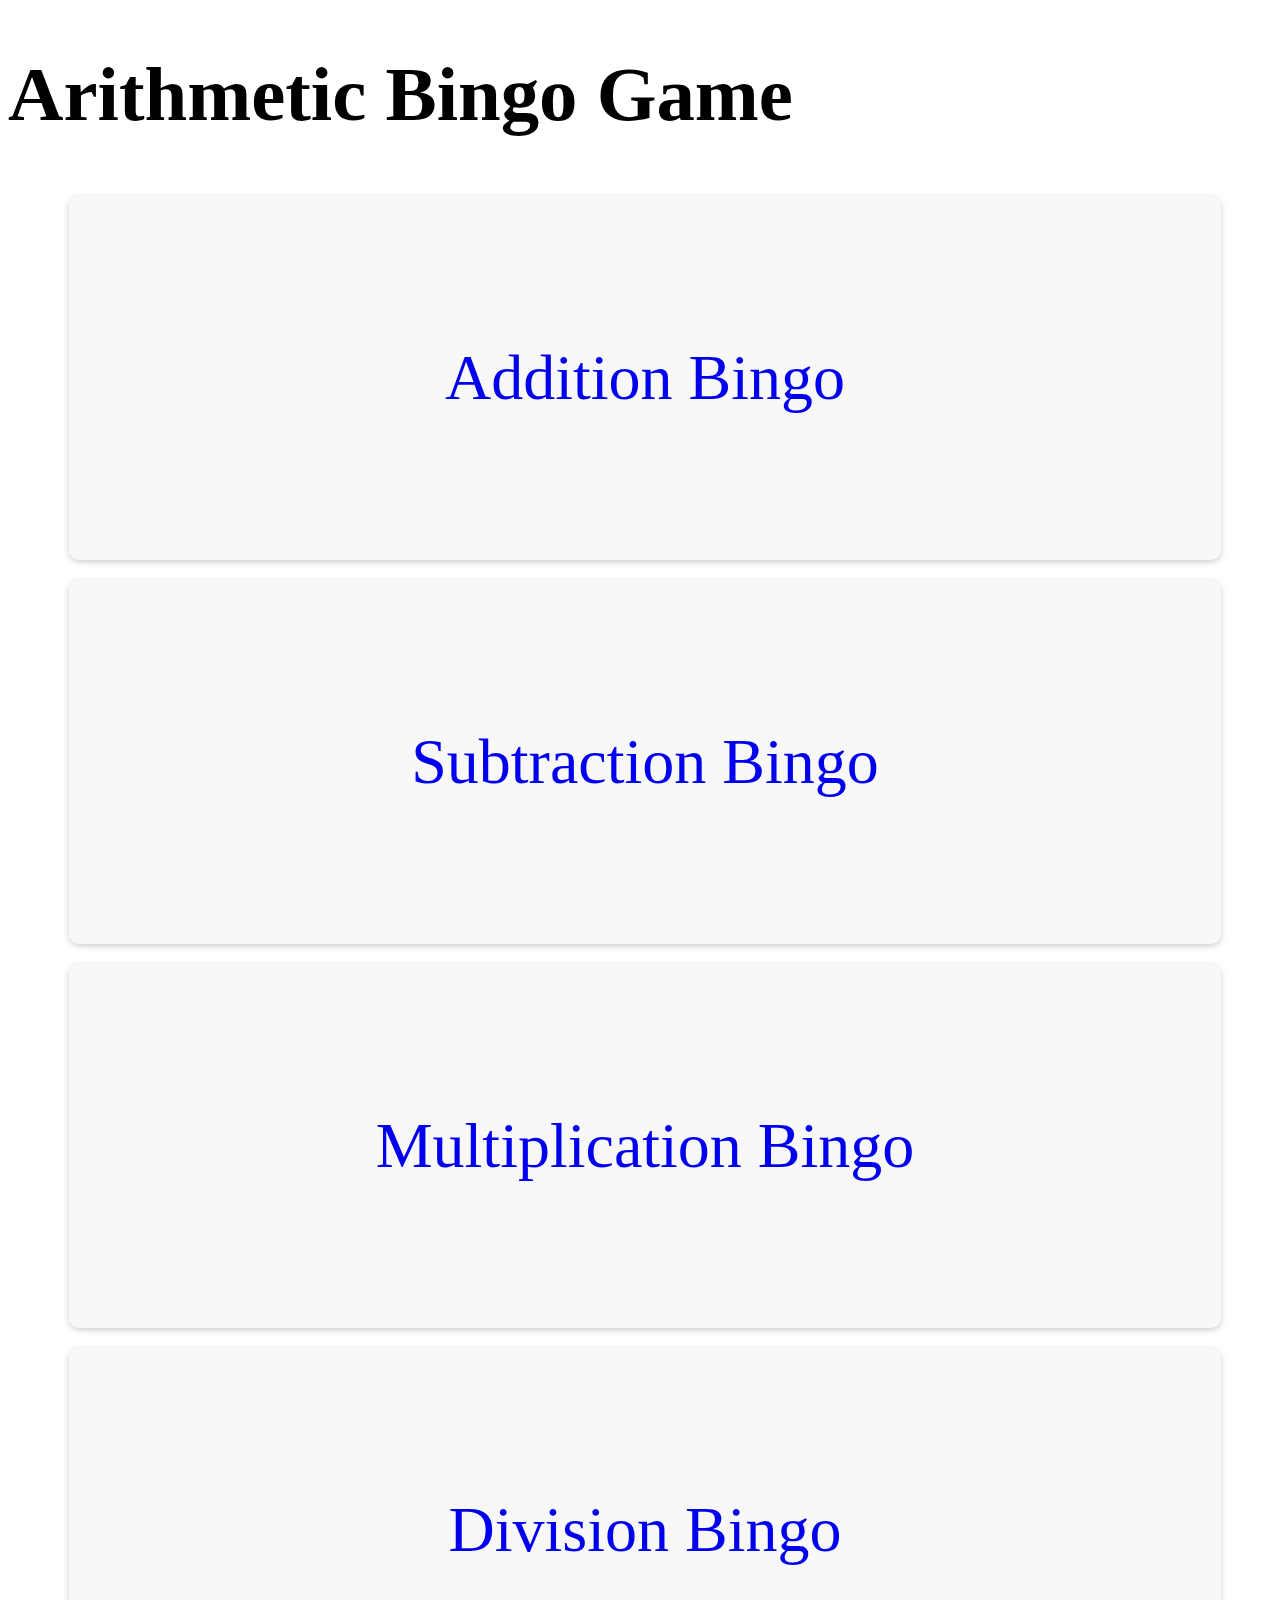
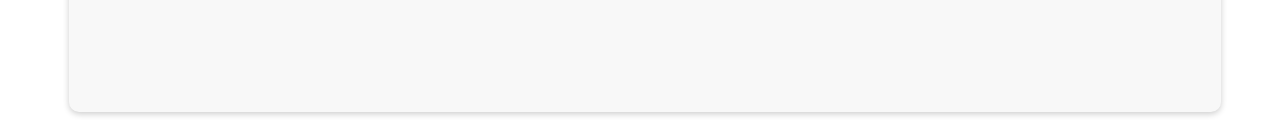
<file: index.html>
<!DOCTYPE html>
<html>
<head>
  <link rel="stylesheet" href="styles.css">
</head>
<body>
  <h1>Arithmetic Bingo Game</h1>
  <div class="bingo-board" style="grid-template-columns: repeat(1, 1fr);">
    <div class="cell" style="width: 90vw; font-size: 5vw;"><a href="addition.html">Addition Bingo </a></div>
    <div class="cell" style="width: 90vw; font-size: 5vw;"><a href="subtraction.html">Subtraction Bingo</a></div>
    <div class="cell" style="width: 90vw; font-size: 5vw;"><a href="multiplication1.html">Multiplication Bingo</a></div>
    <div class="cell" style="width: 90vw; font-size: 5vw;"><a href="division1.html">Division Bingo</a></div>
  </div>
</body>
</html>
</file>
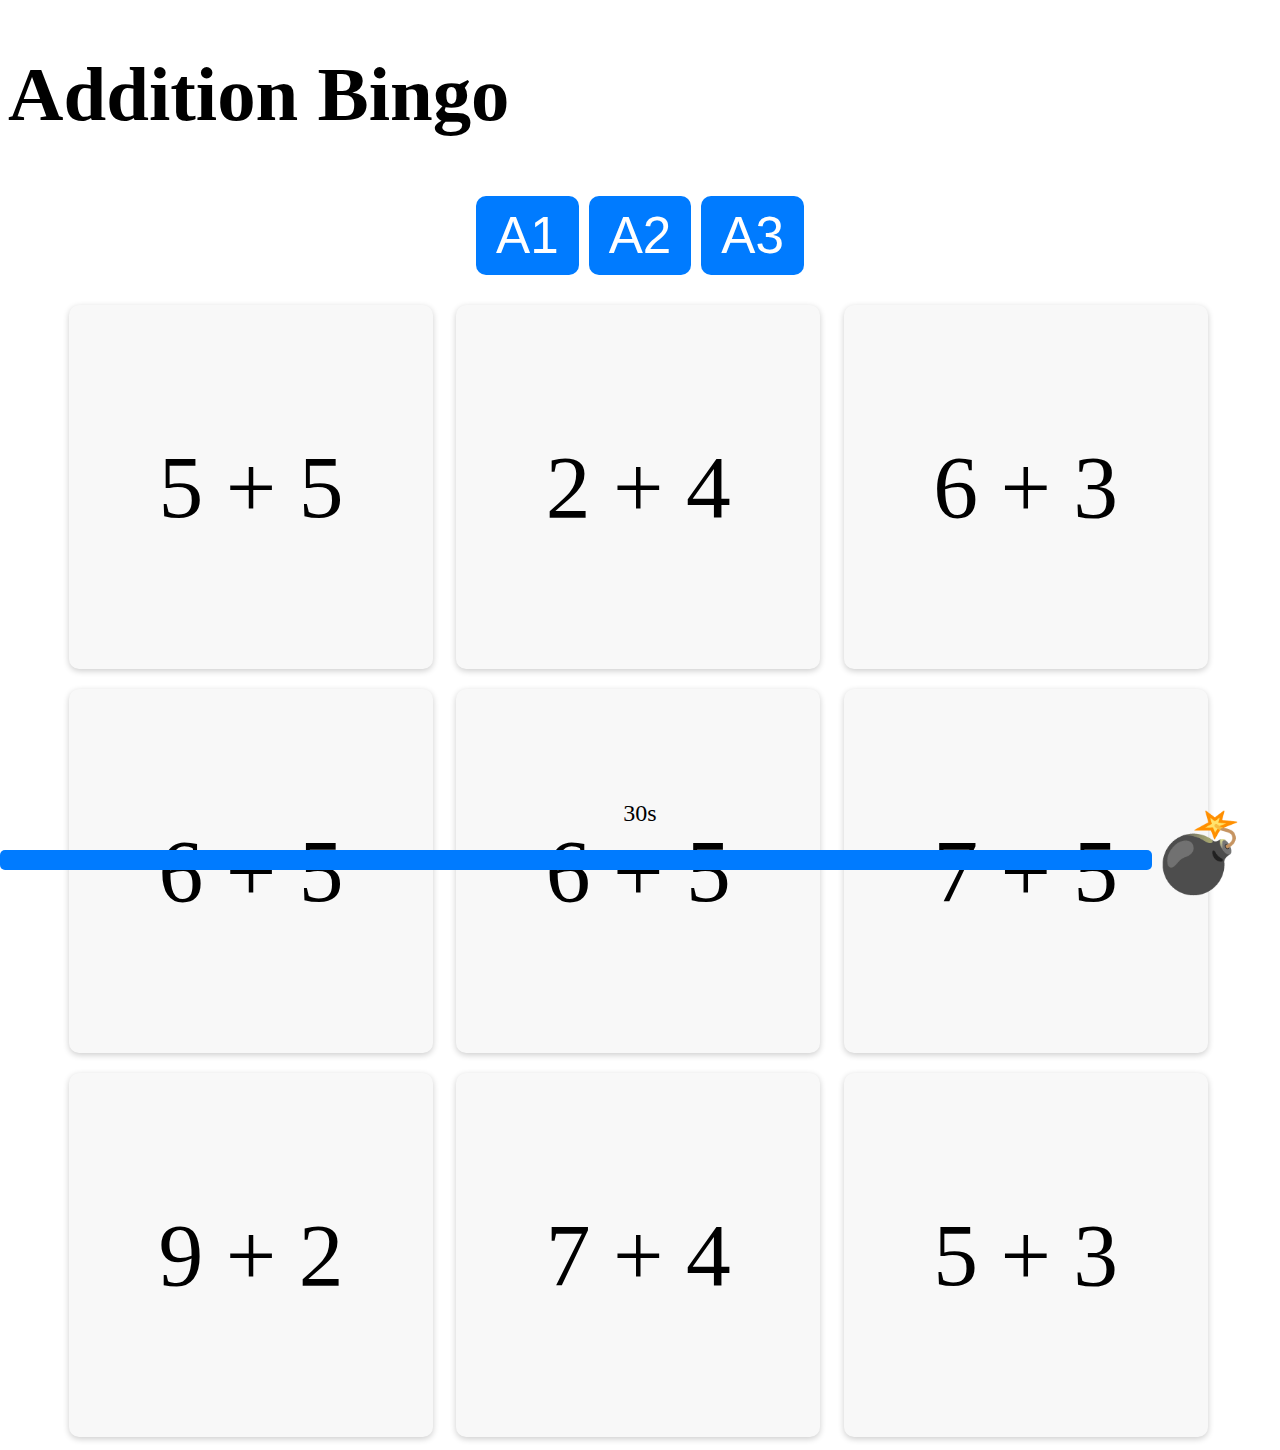
<file: addition.html>
<!DOCTYPE html>
<html>
<head>
  <link rel="stylesheet" href="styles.css">
  <script src="arithmeticBingo9.js"></script>
  <script src="addition.js"></script>
  <script>
    let arithmeticBingo9;
    window.onload = function(){
      arithmeticBingo9 = new AdditionBingo(10);
      arithmeticBingo9.startGame(9)
    }    
    function startGame(level, basicTime) {
      arithmeticBingo9.basicTime = basicTime;
      arithmeticBingo9.startGame(level);
    }       
  </script>    
</head>
<body>
  <h1>Addition Bingo</h1>
  <div class="button-container">
    <button onclick="startGame(9, 10)">A1</button>
    <button onclick="startGame(99, 10)">A2</button>
    <button onclick="startGame(999, 15)">A3</button>
  </div>
  <div class="bingo-board" id="bingoBoard"></div>

  <!-- timer gauge -->
  <div class="timer-container">
    <div class="timer" id="timerDisplay">30s</div>
    <div class="timer-gauge" id="timerGauge"></div>
	  <div class="timer-bomb">💣</div>
  </div>

  <!-- user input modal window -->
  <div class="modal" id="inputModal">
    <div class="modal-content">
      <label for="result">Result:</label>
      <input type="number" id="mathResult">
      <button id="submitBtn">Submit</button>
    </div>
  </div>

  <!-- message modal window  -->
  <div class="modal" id="messageModal">
    <div class="modal-content">
      <span class="modal-close" id="modalClose">&times;</span>
      <p id="messageText"></p>
    </div>
  </div>
</body>
</html>
</file>
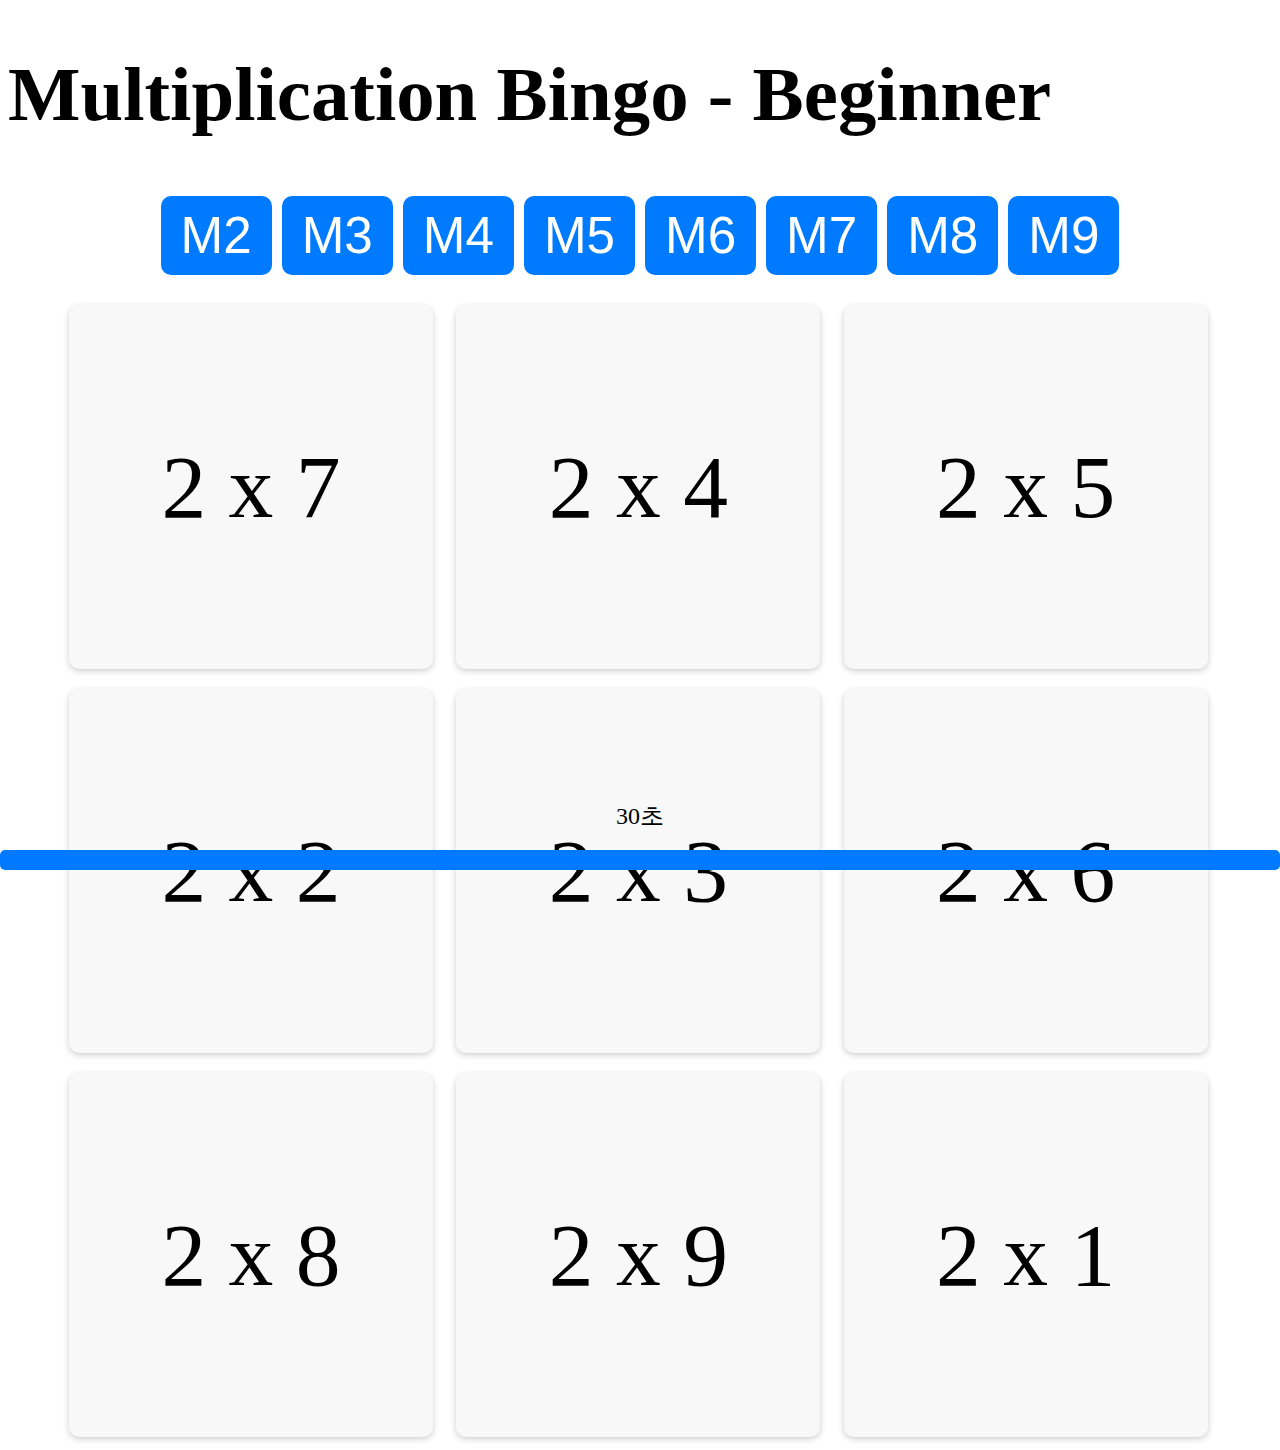
<file: chatGPT.html>
<!DOCTYPE html>
<html>
<head>
  <link rel="stylesheet" href="styles.css">
</head>
<body>
  <h1>Multiplication Bingo - Beginner</h1>
  <div class="button-container">
    <button onclick="startGame(2)">M2</button>
    <button onclick="startGame(3)">M3</button>
    <button onclick="startGame(4)">M4</button>
    <button onclick="startGame(5)">M5</button>
    <button onclick="startGame(6)">M6</button>
    <button onclick="startGame(7)">M7</button>
    <button onclick="startGame(8)">M8</button>
    <button onclick="startGame(9)">M9</button>	
  </div>
  <div class="bingo-board" id="bingoBoard"></div>

  <!-- 타이머 게이지 -->
  <div class="timer-container">
    <div class="timer" id="timerDisplay">30초</div>
    <div class="timer-gauge" id="timerGauge"></div>
  </div>

  <!-- 결과 입력 모달 창 -->
  <div class="modal" id="inputModal">
    <div class="modal-content">
      <label for="result">결과 입력:</label>
      <input type="number" id="result" onkeydown="handleInputKeyDown(event)">
      <button onclick="submitResult()">확인</button>
    </div>
  </div>

  <!-- 메시지 모달 창 -->
  <div class="modal" id="messageModal">
    <div class="modal-content">
      <span class="modal-close" onclick="closeMessageModal()">&times;</span>
      <p id="messageText"></p>
    </div>
  </div>

  <script src="chatGPT.js"></script>
</body>
</html>
</file>
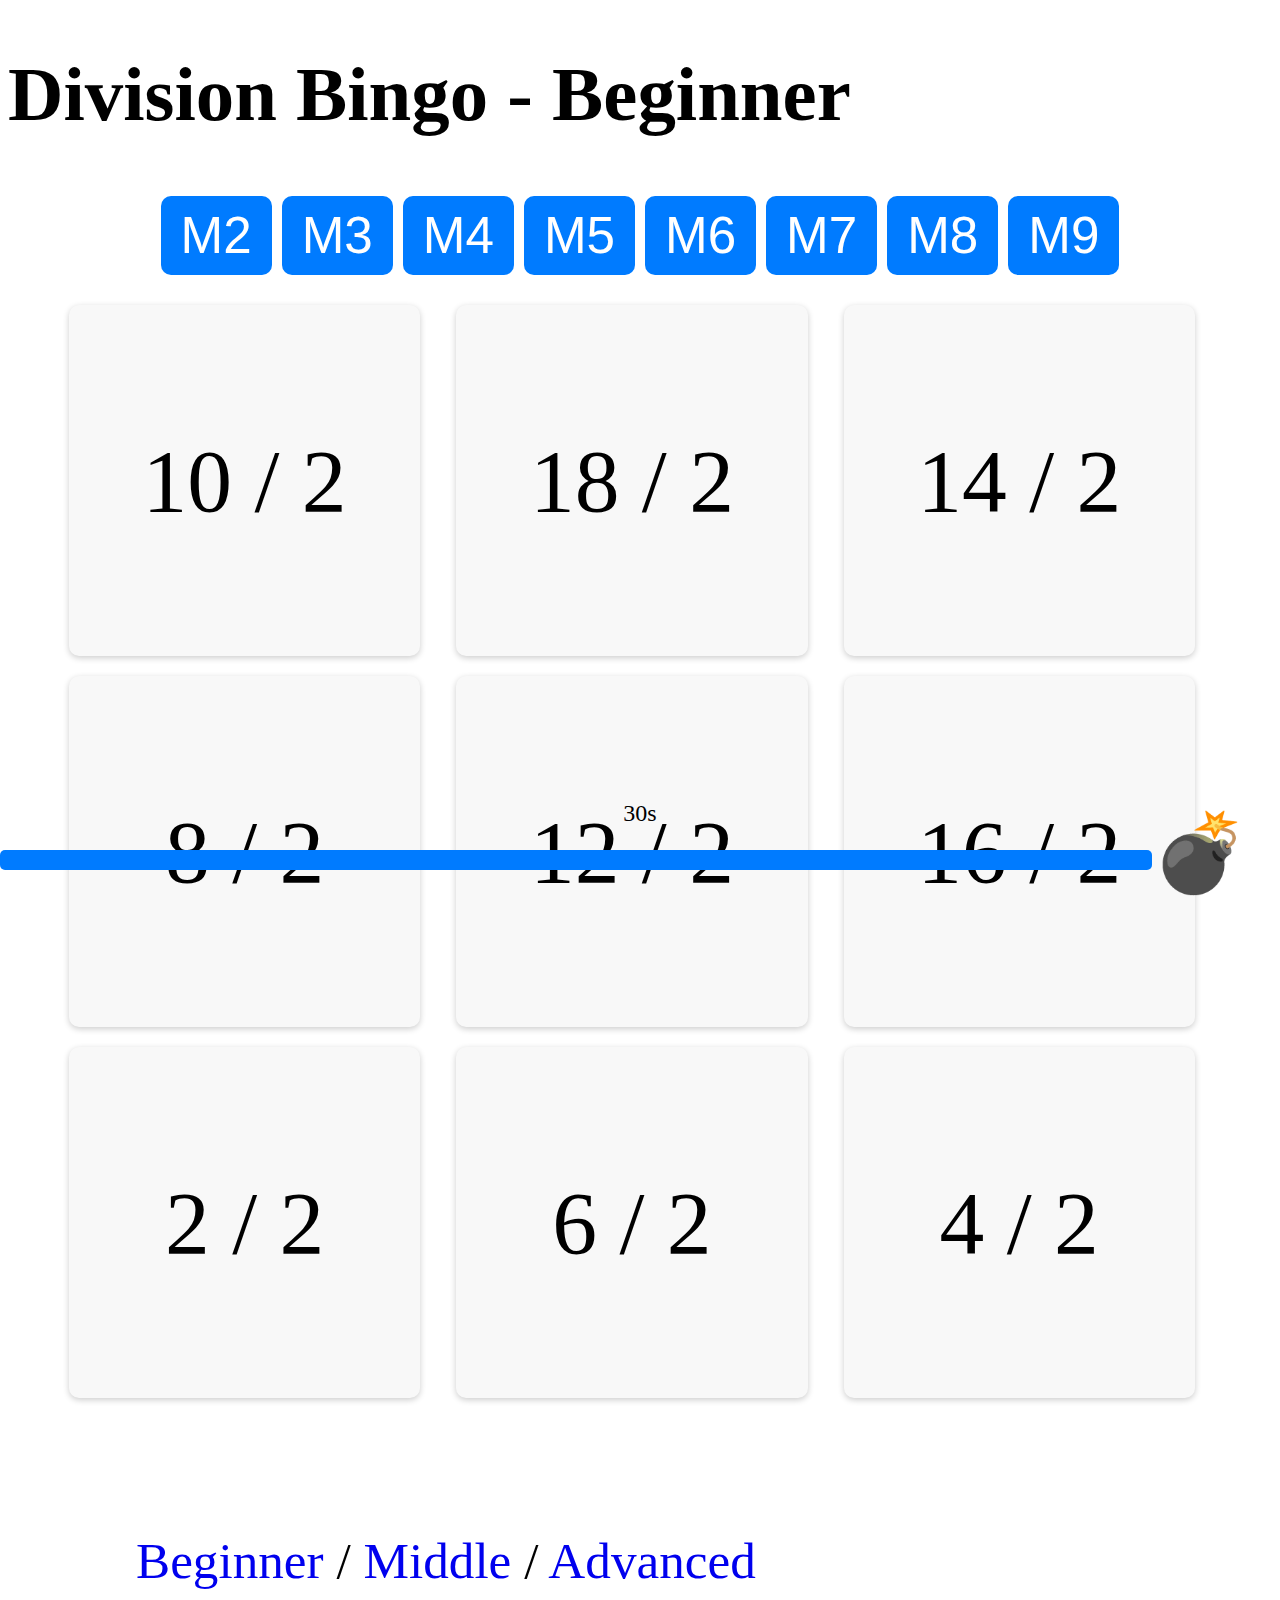
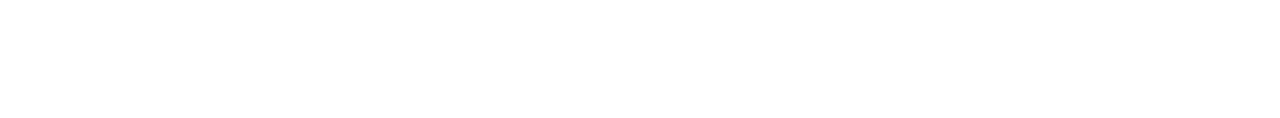
<file: division1.html>
<!DOCTYPE html>
<html>
<head>
  <link rel="stylesheet" href="styles.css">
  <script src="arithmeticBingo9.js"></script>
  <script src="division1.js"></script>
  <script>
    let arithmeticBingo9;
    window.onload = function(){
      arithmeticBingo9 = new DivisionBingoLevel1(10);
      arithmeticBingo9.startGame(2)
    }    
    function startGame(level) {
      arithmeticBingo9.startGame(level);
    }       
  </script>  
</head>
<body>
  <h1>Division Bingo - Beginner</h1>
  <div class="button-container">
    <button onclick="startGame(2)">M2</button>
    <button onclick="startGame(3)">M3</button>
    <button onclick="startGame(4)">M4</button>
    <button onclick="startGame(5)">M5</button>
    <button onclick="startGame(6)">M6</button>
    <button onclick="startGame(7)">M7</button>
    <button onclick="startGame(8)">M8</button>
    <button onclick="startGame(9)">M9</button>	
    <!-- Add other times table buttons as needed -->
  </div>
  <div class="bingo-board" id="bingoBoard"></div>

  <div class="bingo-level">
	  <a href="division1.html">Beginner</a> /
	  <a href="division2.html">Middle</a> /
    <a href="division3.html">Advanced </a>
  </div>
  
<!-- timer gauge -->
  <div class="timer-container">
    <div class="timer" id="timerDisplay">30s</div>
    <div class="timer-gauge" id="timerGauge"></div>
	  <div class="timer-bomb">💣</div>
  </div>

  <!-- user input modal window -->
  <div class="modal" id="inputModal">
    <div class="modal-content">
      <label for="result">Result:</label>
      <input type="number" id="mathResult">
      <button id="submitBtn">Submit</button>
    </div>
  </div>

  <!-- message modal window  -->
  <div class="modal" id="messageModal">
    <div class="modal-content">
      <span class="modal-close" id="modalClose">&times;</span>
      <p id="messageText"></p>
    </div>
  </div>
</body>
</html>
</file>
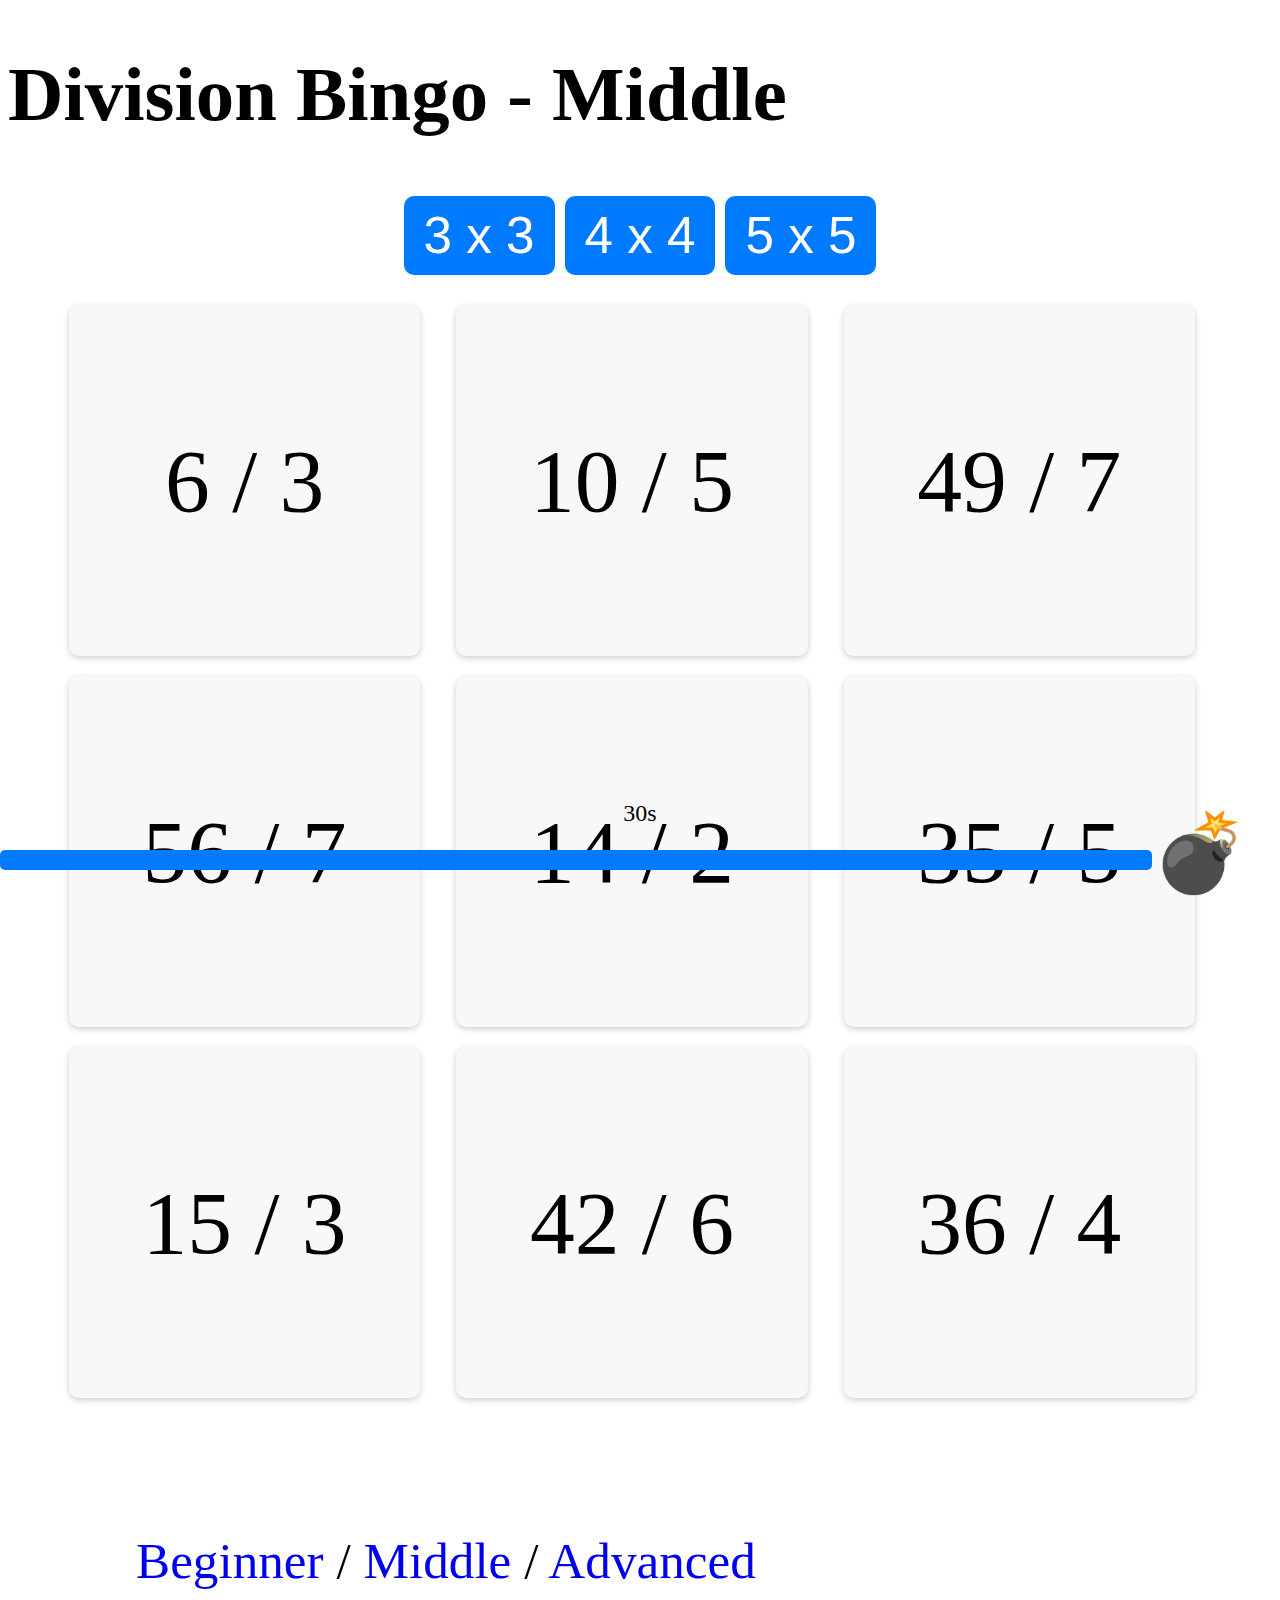
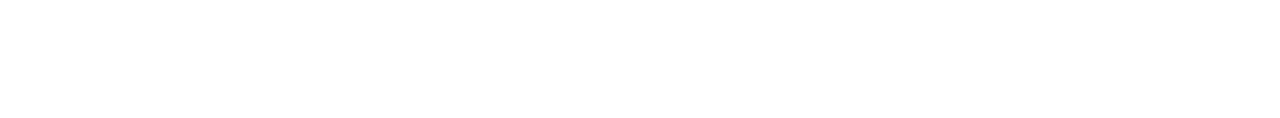
<file: division2.html>
<!DOCTYPE html>
<html>
<head>
  <link rel="stylesheet" href="styles.css">
  <script src="arithmeticBingo9.js"></script>
  <script src="division2.js"></script>
  <script>
    let arithmeticBingo9;
    window.onload = function(){
      arithmeticBingo9 = new DivisionBingoLevel2(10, "");
      arithmeticBingo9.startGame(3)
    }    
    function startGame(level) {
      arithmeticBingo9.startGame(level);
    }       
  </script>

</head>
<body>
  <h1>Division Bingo - Middle</h1>
  <div class="button-container">
    <button onclick="startGame(3)">3 x 3</button>
    <button onclick="startGame(4)">4 x 4</button>
    <button onclick="startGame(5)">5 x 5</button>
    <!-- Add other times table buttons as needed -->
  </div>
  <div class="bingo-board" id="bingoBoard"></div>

  <div class="bingo-level">
    <a href="division1.html">Beginner</a> /
    <a href="division2.html">Middle</a> /
    <a href="division3.html">Advanced </a>
  </div>

<!-- timer gauge -->
  <div class="timer-container">
    <div class="timer" id="timerDisplay">30s</div>
    <div class="timer-gauge" id="timerGauge"></div>
	  <div class="timer-bomb">💣</div>
  </div>

  <!-- user input modal window -->
  <div class="modal" id="inputModal">
    <div class="modal-content">
      <label for="result">Result:</label>
      <input type="number" id="mathResult">
      <button id="submitBtn">Submit</button>
    </div>
  </div>

  <!-- message modal window  -->
  <div class="modal" id="messageModal">
    <div class="modal-content">
      <span class="modal-close" id="modalClose">&times;</span>
      <p id="messageText"></p>
    </div>
  </div>
</body>
</html>
</file>
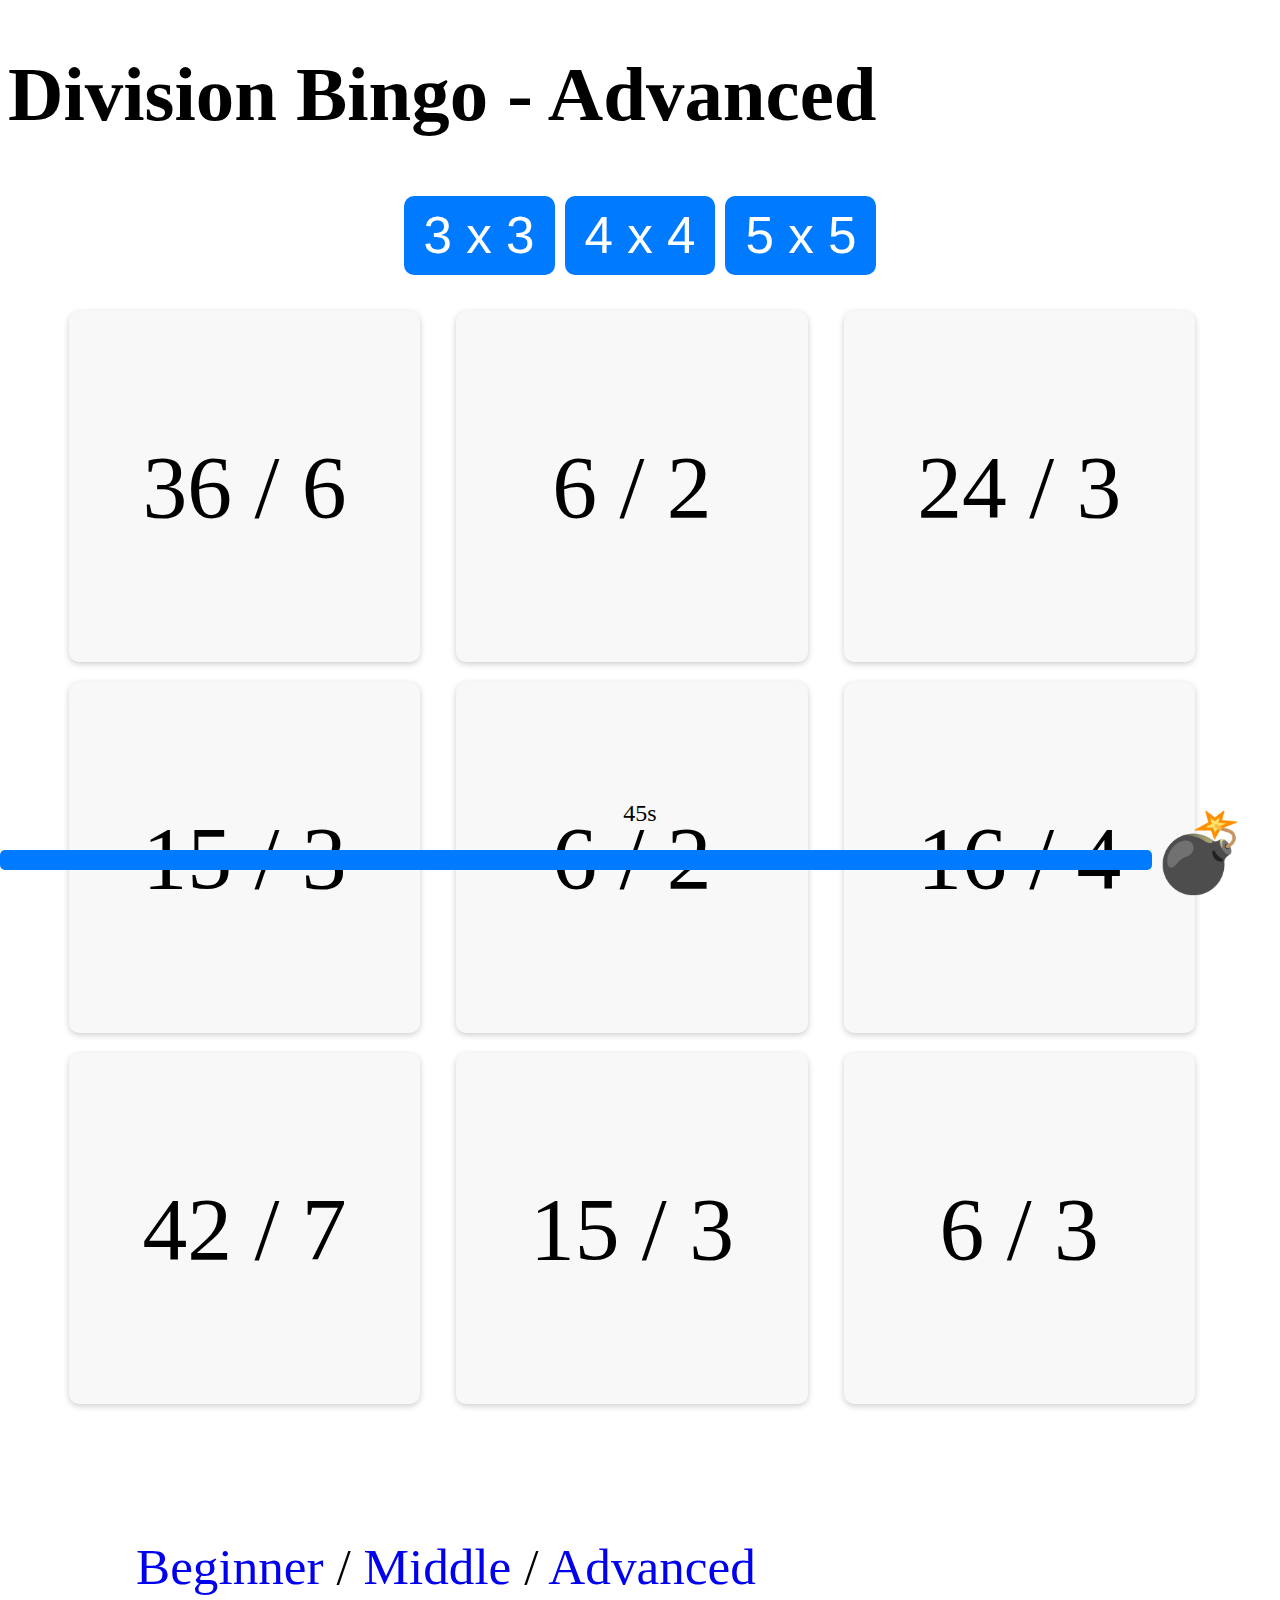
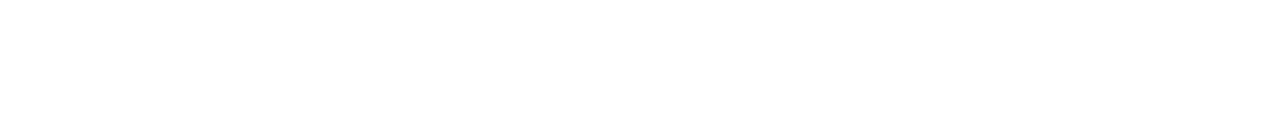
<file: division3.html>
<!DOCTYPE html>
<html>
<head>
  <link rel="stylesheet" href="styles.css">
  <script src="arithmeticBingo9.js"></script>
  <script src="division2.js"></script>
  <script>
    let arithmeticBinfo9;
    window.onload = function(){
      arithmeticBinfo9 = new DivisionBingoLevel2(15, "all");
      arithmeticBinfo9.startGame(3)
    } 
    function startGame(level) {
      arithmeticBinfo9.startGame(level);
    }   
  </script>
</head>
<body>
  <h1>Division Bingo - Advanced</h1>
  <div class="button-container">
    <button onclick="startGame(3)">3 x 3</button>
    <button onclick="startGame(4)">4 x 4</button>
    <button onclick="startGame(5)">5 x 5</button>
  </div>
  <div class="bingo-star" id="bingoStar">💙</div>
  <div class="bingo-board" id="bingoBoard"></div>
  <div class="bingo-level">
	  <a href="division1.html">Beginner</a> /
	  <a href="division2.html">Middle</a> /
    <a href="division3.html">Advanced </a>
  </div>
  
<!-- timer gauge -->
  <div class="timer-container">
    <div class="timer" id="timerDisplay">30s</div>
    <div class="timer-gauge" id="timerGauge"></div>
	<div class="timer-bomb">💣</div>
  </div>

  <!-- user input modal window -->
  <div class="modal" id="inputModal">
    <div class="modal-content">
      <label for="result">Result:</label>
      <input type="number" id="mathResult">
      <button id="submitBtn">Submit</button>
    </div>
  </div>

  <!-- message modal window  -->
  <div class="modal" id="messageModal">
    <div class="modal-content">
      <span class="modal-close" id="modalClose">&times;</span>
      <p id="messageText"></p>
    </div>
  </div>
</body>
</html>
</file>
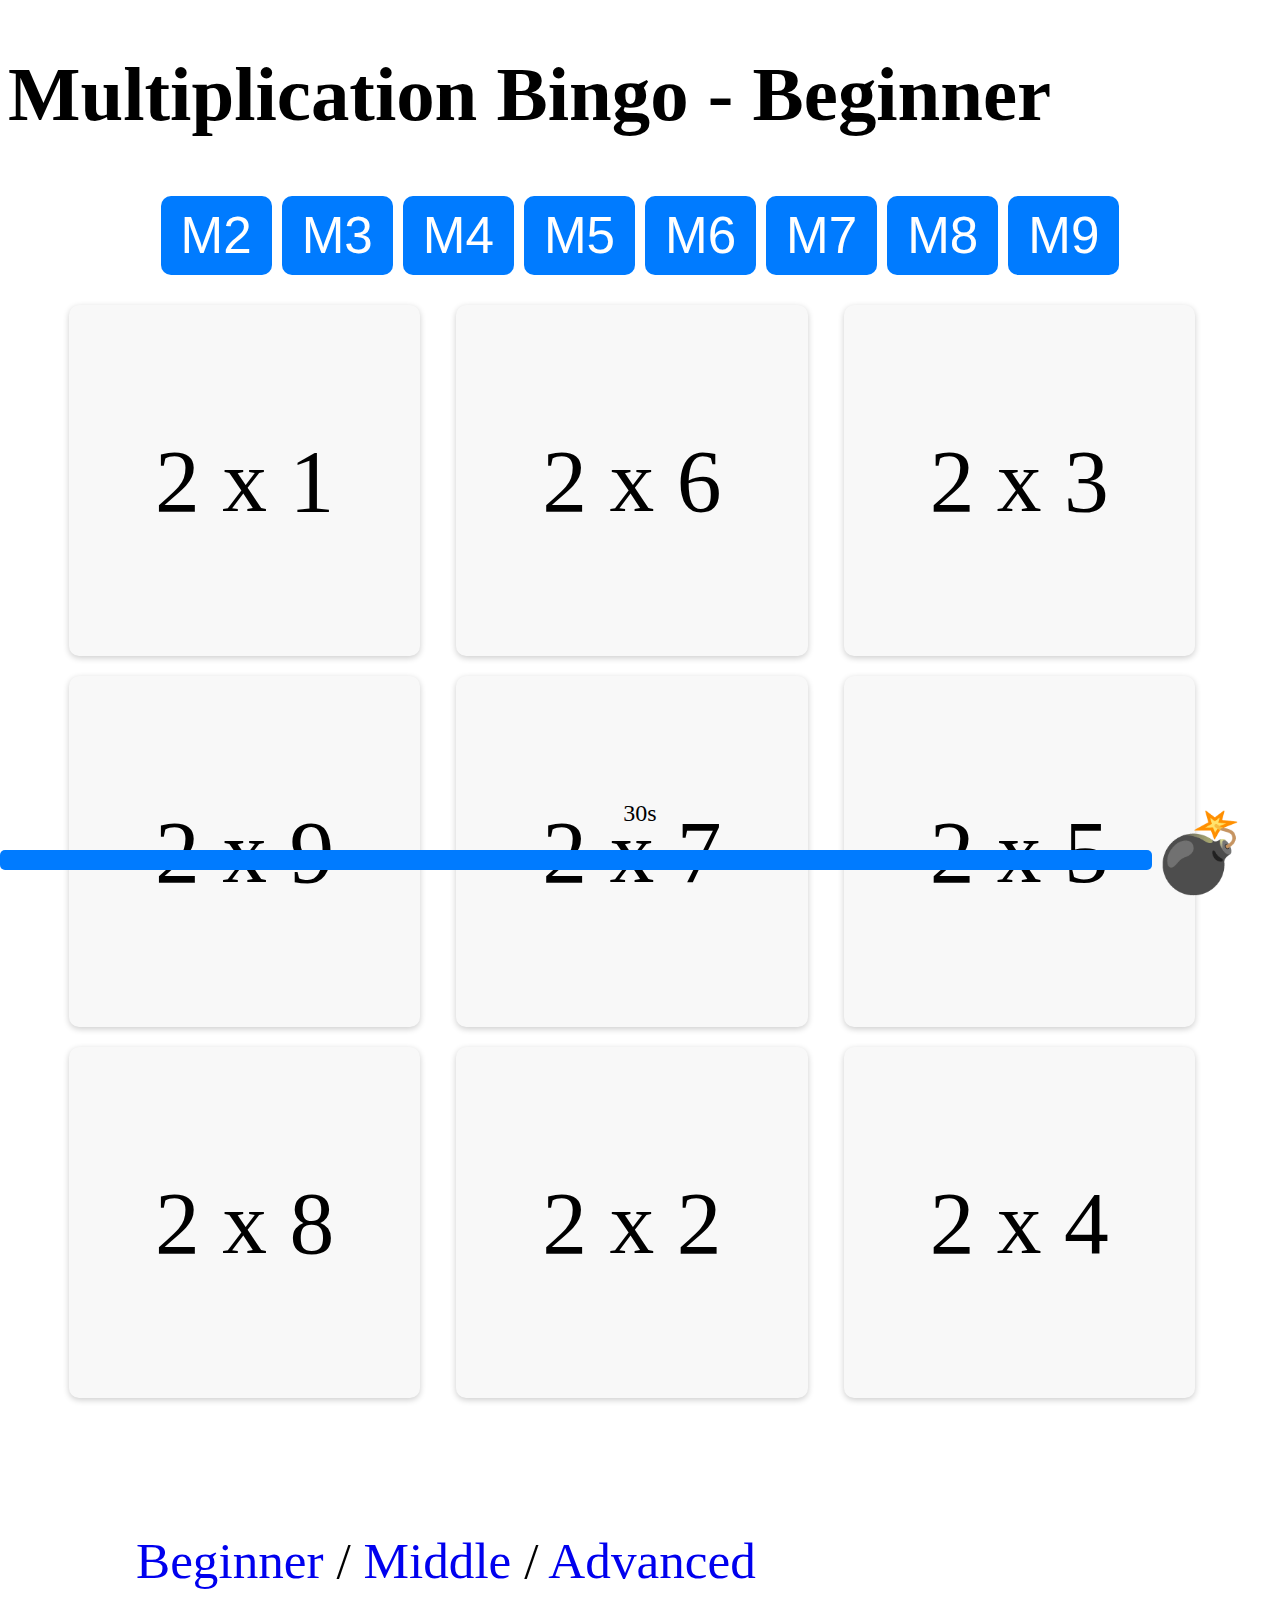
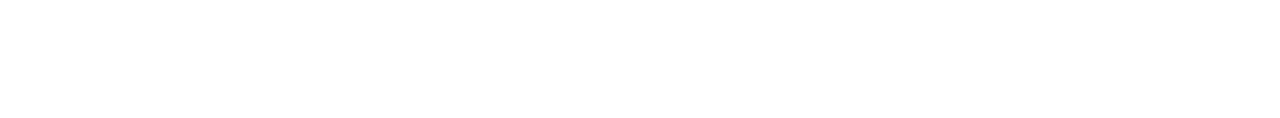
<file: multiplication1.html>
<!DOCTYPE html>
<html>
<head>
  <link rel="stylesheet" href="styles.css">
  <script src="arithmeticBingo9.js"></script>
  <script src="multiplication1.js"></script>
  <script>
    let arithmeticBingo9;
    window.onload = function(){
      arithmeticBingo9 = new MultiBingoLevel1(10);
      arithmeticBingo9.startGame(2)
    }    
    function startGame(level) {
      arithmeticBingo9.startGame(level);
    }       
  </script>  
</head>
<body>
  <h1>Multiplication Bingo - Beginner</h1>
  <div class="button-container">
    <button onclick="startGame(2)">M2</button>
    <button onclick="startGame(3)">M3</button>
    <button onclick="startGame(4)">M4</button>
    <button onclick="startGame(5)">M5</button>
    <button onclick="startGame(6)">M6</button>
    <button onclick="startGame(7)">M7</button>
    <button onclick="startGame(8)">M8</button>
    <button onclick="startGame(9)">M9</button>	
    <!-- Add other times table buttons as needed -->
  </div>
  <div class="bingo-board" id="bingoBoard"></div>

  <div class="bingo-level">
	<a href="multiplication1.html">Beginner</a> /
	<a href="multiplication2.html">Middle</a> /
	<a href="multiplication3.html">Advanced </a>
  </div>
  
<!-- timer gauge -->
  <div class="timer-container">
    <div class="timer" id="timerDisplay">30s</div>
    <div class="timer-gauge" id="timerGauge"></div>
	  <div class="timer-bomb">💣</div>
  </div>

  <!-- user input modal window -->
  <div class="modal" id="inputModal">
    <div class="modal-content">
      <label for="result">Result:</label>
      <input type="number" id="mathResult">
      <button id="submitBtn">Submit</button>
    </div>
  </div>

  <!-- message modal window  -->
  <div class="modal" id="messageModal">
    <div class="modal-content">
      <span class="modal-close" id="modalClose">&times;</span>
      <p id="messageText"></p>
    </div>
  </div>
</body>
</html>
</file>
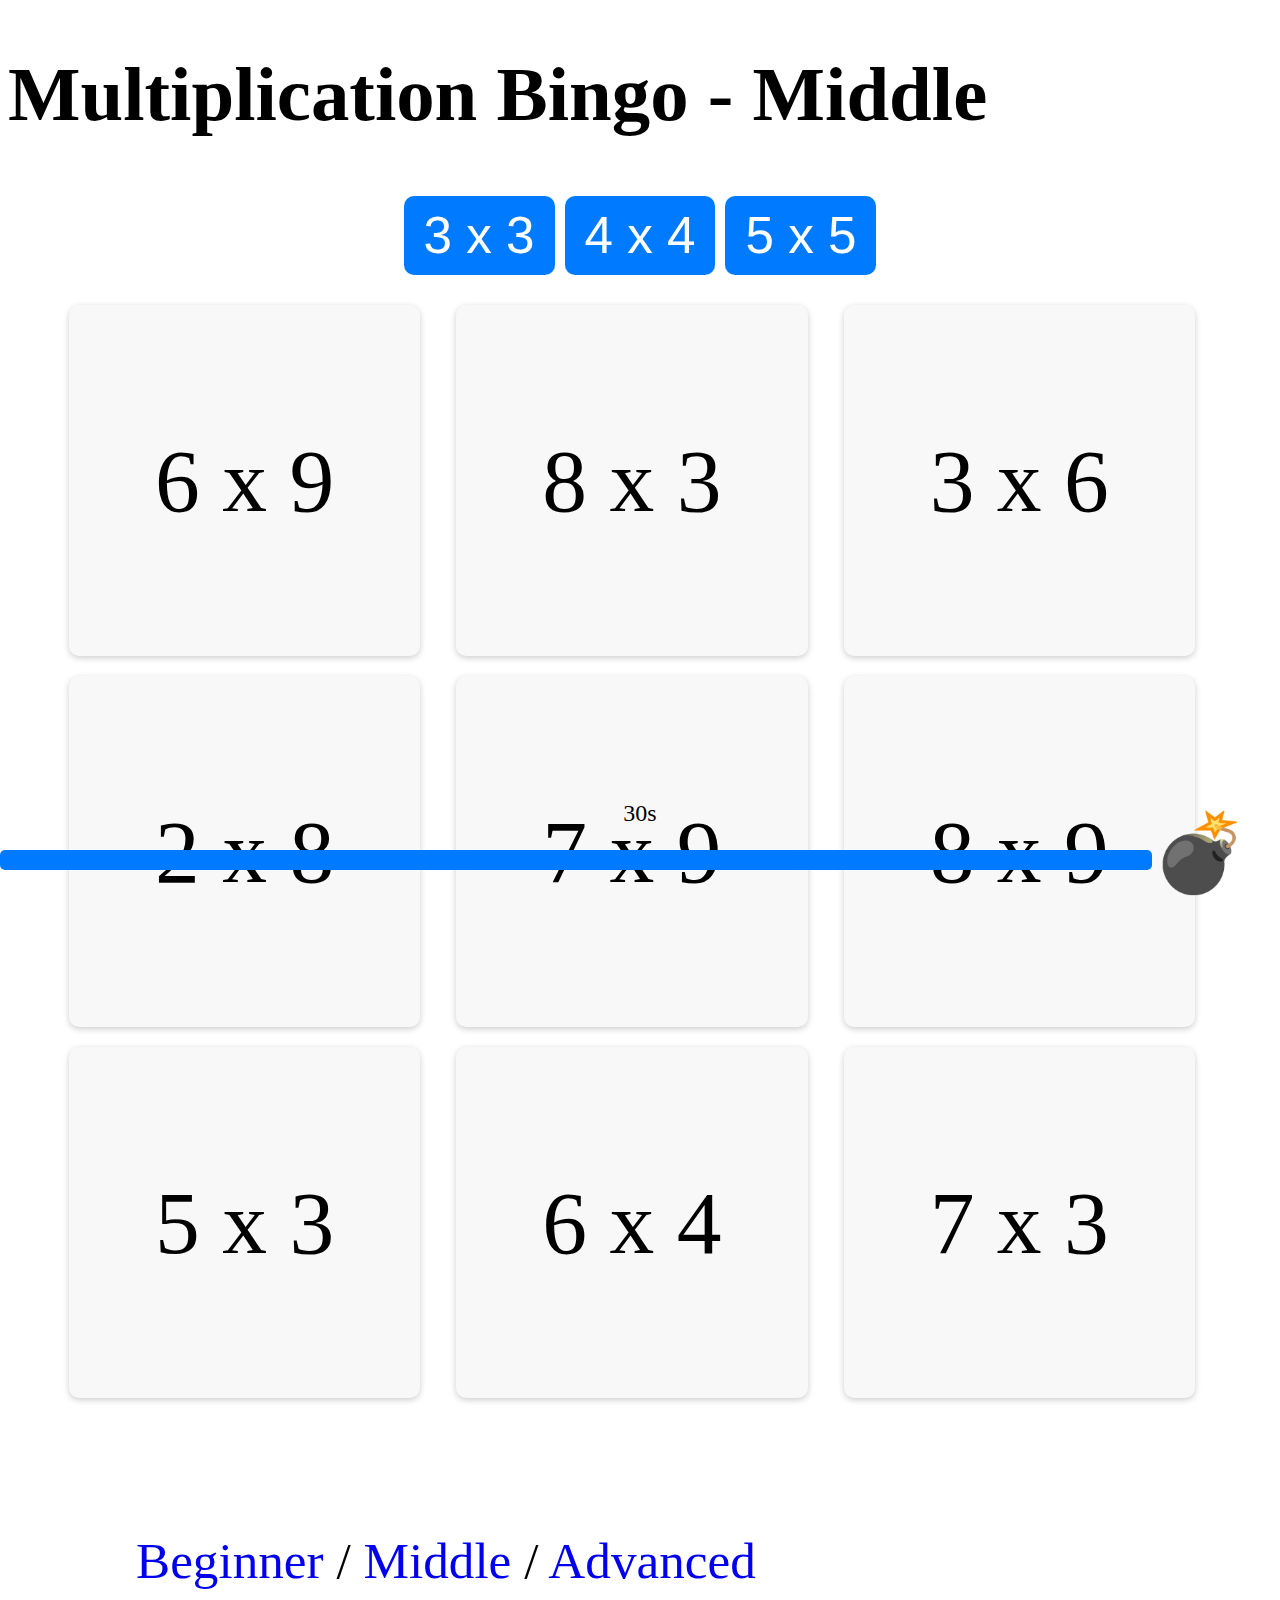
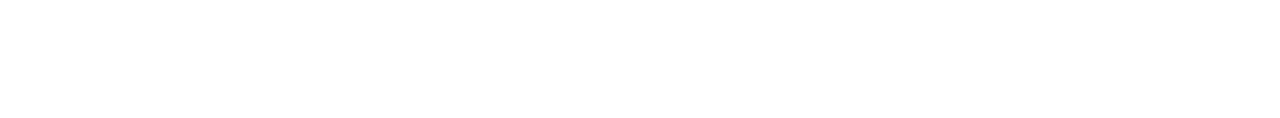
<file: multiplication2.html>
<!DOCTYPE html>
<html>
<head>
  <link rel="stylesheet" href="styles.css">
  <script src="arithmeticBingo9.js"></script>
  <script src="multiplication2.js"></script>
  <script>
    let arithmeticBingo9;
    window.onload = function(){
      arithmeticBingo9 = new MultiBingoLevel2(10);
      arithmeticBingo9.startGame(3)
    }    
    function startGame(level) {
      arithmeticBingo9.startGame(level);
    }       
  </script>

</head>
<body>
  <h1>Multiplication Bingo - Middle</h1>
  <div class="button-container">
    <button onclick="startGame(3)">3 x 3</button>
    <button onclick="startGame(4)">4 x 4</button>
    <button onclick="startGame(5)">5 x 5</button>
    <!-- Add other times table buttons as needed -->
  </div>
  <div class="bingo-board" id="bingoBoard"></div>

  <div class="bingo-level">
    <a href="multiplication1.html">Beginner</a> /
    <a href="multiplication2.html">Middle</a> /
    <a href="multiplication3.html">Advanced </a>
  </div>

<!-- timer gauge -->
  <div class="timer-container">
    <div class="timer" id="timerDisplay">30s</div>
    <div class="timer-gauge" id="timerGauge"></div>
	  <div class="timer-bomb">💣</div>
  </div>

  <!-- user input modal window -->
  <div class="modal" id="inputModal">
    <div class="modal-content">
      <label for="result">Result:</label>
      <input type="number" id="mathResult">
      <button id="submitBtn">Submit</button>
    </div>
  </div>

  <!-- message modal window  -->
  <div class="modal" id="messageModal">
    <div class="modal-content">
      <span class="modal-close" id="modalClose">&times;</span>
      <p id="messageText"></p>
    </div>
  </div>
</body>
</html>
</file>
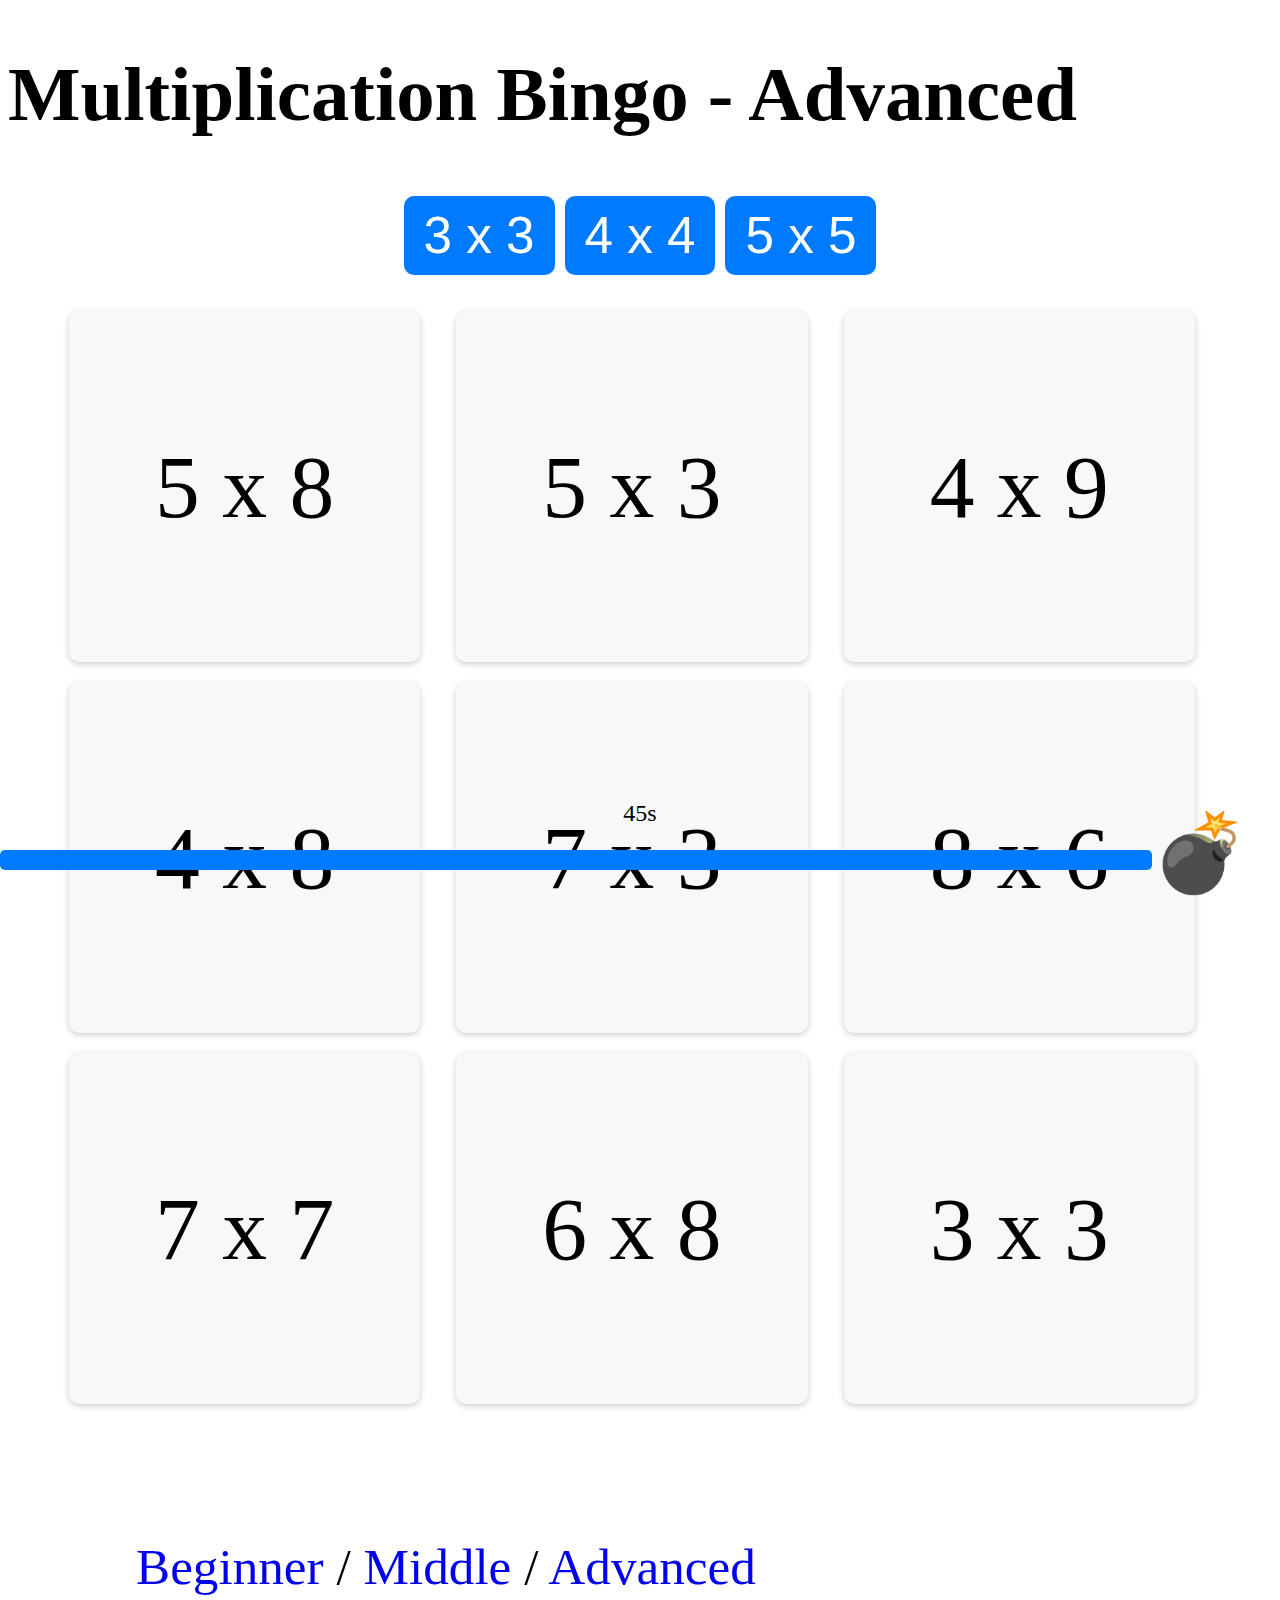
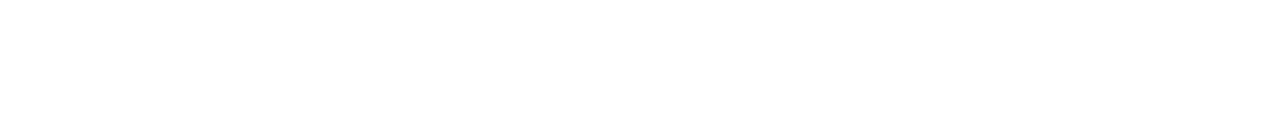
<file: multiplication3.html>
<!DOCTYPE html>
<html>
<head>
  <link rel="stylesheet" href="styles.css">
  <script src="arithmeticBingo9.js"></script>  
  <script>
    let arithmeticBinfo9;
    window.onload = function(){
      arithmeticBinfo9 = new ArithmeticBingo9(15, "all");
      arithmeticBinfo9.startGame(3)
    } 
    function startGame(level) {
      arithmeticBinfo9.startGame(level);
    }   
  </script>
</head>
<body>
  <h1>Multiplication Bingo - Advanced</h1>
  <div class="button-container">
    <button onclick="startGame(3)">3 x 3</button>
    <button onclick="startGame(4)">4 x 4</button>
    <button onclick="startGame(5)">5 x 5</button>
  </div>
  <div class="bingo-star" id="bingoStar">💙</div>
  <div class="bingo-board" id="bingoBoard"></div>
  <div class="bingo-level">
    <a href="multiplication1.html">Beginner</a> /
    <a href="multiplication2.html">Middle</a> /
    <a href="multiplication3.html">Advanced </a>
  </div>
  
<!-- timer gauge -->
  <div class="timer-container">
    <div class="timer" id="timerDisplay">30s</div>
    <div class="timer-gauge" id="timerGauge"></div>
	<div class="timer-bomb">💣</div>
  </div>

  <!-- user input modal window -->
  <div class="modal" id="inputModal">
    <div class="modal-content">
      <label for="result">Result:</label>
      <input type="number" id="mathResult">
      <button id="submitBtn">Submit</button>
    </div>
  </div>

  <!-- message modal window  -->
  <div class="modal" id="messageModal">
    <div class="modal-content">
      <span class="modal-close" id="modalClose">&times;</span>
      <p id="messageText"></p>
    </div>
  </div>
</body>
</html>
</file>
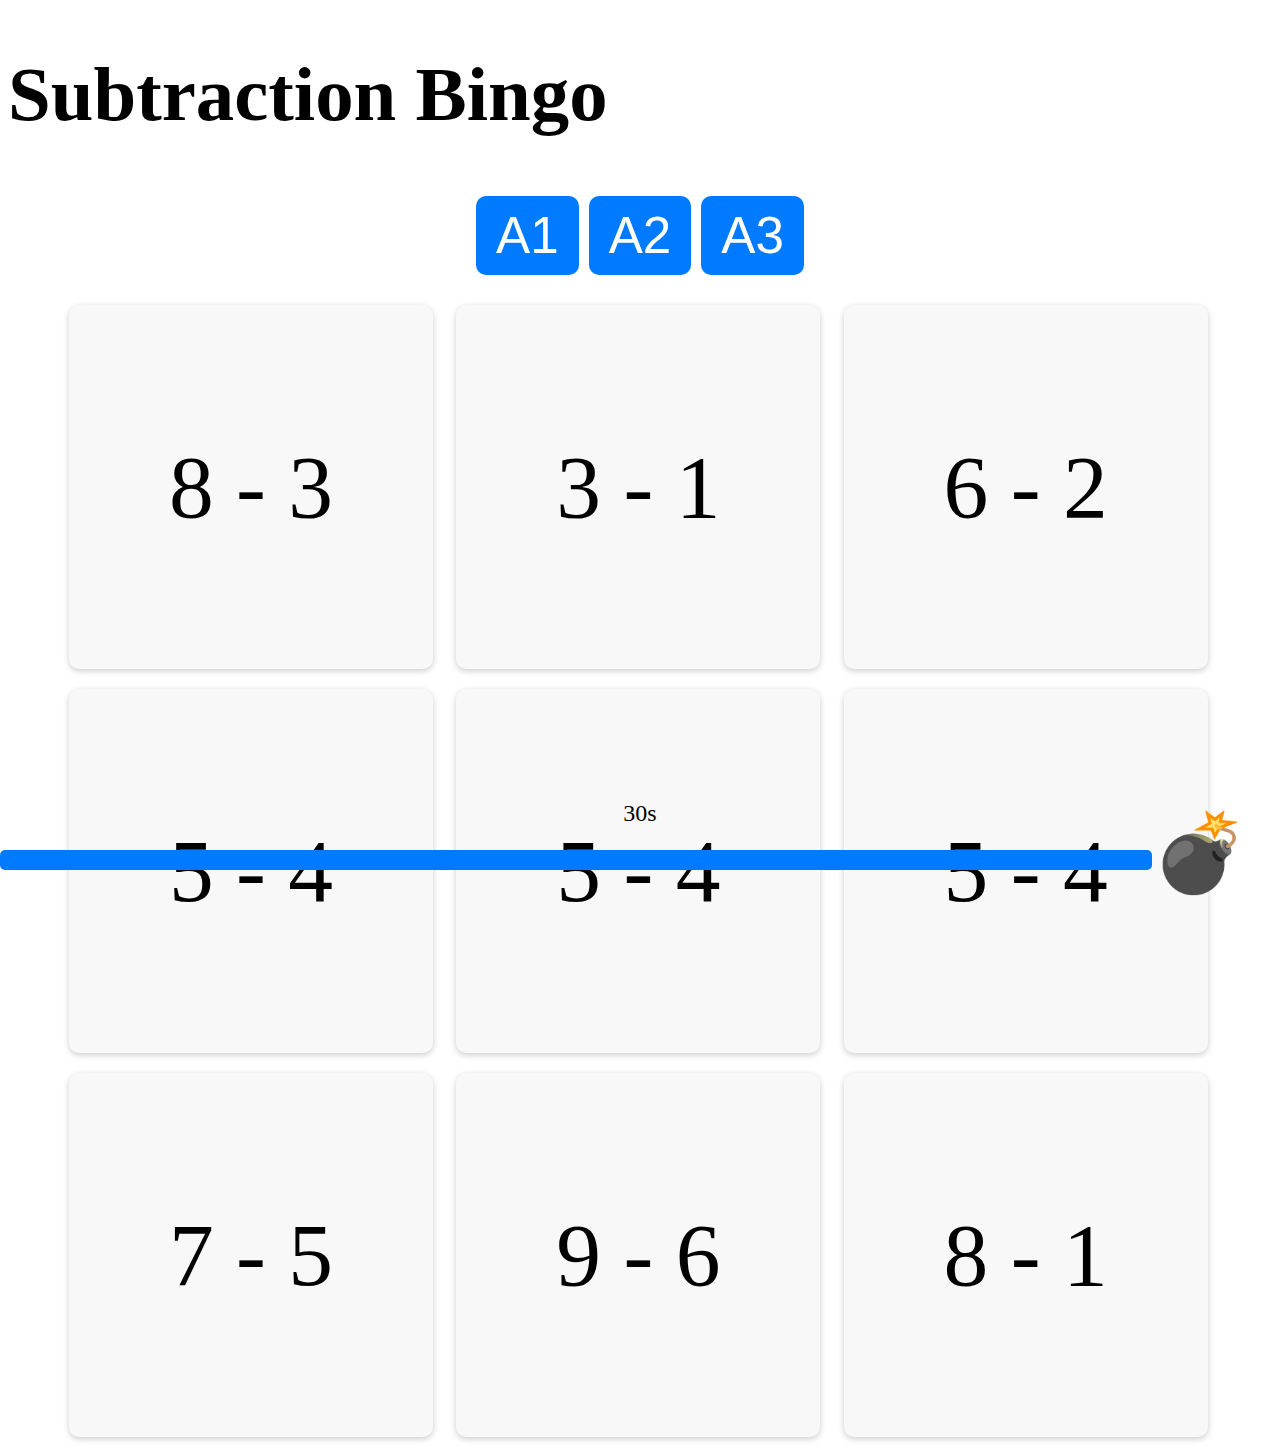
<file: subtraction.html>
<!DOCTYPE html>
<html>
<head>
  <link rel="stylesheet" href="styles.css">
  <script src="arithmeticBingo9.js"></script>
  <script src="subtraction.js"></script>
  <script>
    let arithmeticBingo9;
    window.onload = function(){
      arithmeticBingo9 = new AdditionBingo(10);
      arithmeticBingo9.startGame(9)
    }    
    function startGame(level, basicTime) {
      arithmeticBingo9.basicTime = basicTime;
      arithmeticBingo9.startGame(level);
    }       
  </script>    
</head>
<body>
  <h1>Subtraction Bingo</h1>
  <div class="button-container">
    <button onclick="startGame(9, 10)">A1</button>
    <button onclick="startGame(99, 10)">A2</button>
    <button onclick="startGame(999, 15)">A3</button>
  </div>
  <div class="bingo-board" id="bingoBoard"></div>

  <!-- timer gauge -->
  <div class="timer-container">
    <div class="timer" id="timerDisplay">30s</div>
    <div class="timer-gauge" id="timerGauge"></div>
	  <div class="timer-bomb">💣</div>
  </div>

  <!-- user input modal window -->
  <div class="modal" id="inputModal">
    <div class="modal-content">
      <label for="result">Result:</label>
      <input type="number" id="mathResult">
      <button id="submitBtn">Submit</button>
    </div>
  </div>

  <!-- message modal window  -->
  <div class="modal" id="messageModal">
    <div class="modal-content">
      <span class="modal-close" id="modalClose">&times;</span>
      <p id="messageText"></p>
    </div>
  </div>
</body>
</html>
</file>
<file: styles.css>
h1 {
	font-size: 6vw;
}

a {
  text-decoration-line: none;
/*   text-decoration-line: underline; */
/*   text-decoration-line: overline; */
/*   text-decoration-line: line-through; */
/*   text-decoration-line: underline line-through overline; */
}

.bingo-star {
  margin: 2vw; 
  font-size: 8vw;   
}

.bingo-level {
  margin: 10vw; 
  font-size: 4vw;   
}

.bingo-board {
  display: grid;
  grid-template-columns: repeat(3, 1fr);
  gap: 10px;
  max-width: 90vw; 
  margin: 0 auto; 
  font-size: 4vw; 
  user-select: none;  
}

.cell {
  width: calc(30vw - 20px);  
  height: calc(30vw - 20px);  
  display: flex;
  justify-content: center;
  align-items: center;
  text-align: center;
  font-size: 7vw;   
  border-radius: 10px;
  cursor: pointer;
  box-shadow: 0 2px 6px rgba(0, 0, 0, 0.2);
  background-color: #f8f8f8;
  transition: transform 0.2s, box-shadow 0.2s;
  margin: 5px;
}

.cell:hover {
  transform: scale(1.05);
  box-shadow: 0 4px 10px rgba(0, 0, 0, 0.3);
}

.marked {
  background-color: lightgreen;
  box-shadow: 0 2px 6px rgba(0, 128, 0, 0.4);
}

.wrong {
  background-color: #ffcccc;
  box-shadow: 0 2px 6px rgba(255, 0, 0, 0.4);
}

.modal {
  display: none;
  position: fixed;
  top: 0;
  left: 0;
  width: 100%;
  height: 100%;
  background-color: rgba(0, 0, 0, 0.5);
  justify-content: center;
  align-items: center;
  z-index: 9999;
  font-size: 6vw;
}

.modal-content {
  background-color: white;
  padding: 20px;
  border-radius: 5px;
  box-shadow: 0 0 10px rgba(0, 0, 0, 0.3);
}

.modal-close {
  cursor: pointer;
}

.modal button {
  font-size: 4vw; 
  padding: 5px;
  border: none;
  background-color: #007bff;
  color: white;
  border-radius: 10px;
  cursor: pointer;
}
.modal input {
  font-size: 4vw; 
  padding: 5px;
  width: 60px;
  margin: 5px;
}

#messageText span {
  font-size: 8vw;
}

/* 버튼 스타일링 */
.button-container {
  display: flex;
  flex-wrap: wrap;
  justify-content: center;
  margin-top: 20px;
  margin-bottom: 20px;
}

.button-container button {
  font-size: 4vw; 
  margin: 5px;
  padding: 10px 20px;
  border: none;
  background-color: #007bff;
  color: white;
  border-radius: 10px;
  cursor: pointer;
}

.button-container button:hover {
  background-color: #0056b3;
}

@media screen and (max-width: 768px) {
  .cell {
    font-size: 6vw;
  }

  .button-container button {
    font-size: 4vw;
  }
}

.timer-container {
  position: relative;
  margin-top: 20px;
  position: absolute;
  bottom: 50px;
  left: 0;
  width: 100%;
  height: 50px;
}

.timer {
  font-size: 24px;
  text-align: center;
  height: 50px;
}

.timer-gauge {
  background-color: #007bff;
  height: 20px;
  width: 100%;
  border-radius: 5px;
  float: left; 
}
.timer-bomb {
  position: relative;	
  height: 20px;
  float: left; 
  font-size: 6vw;
  top: -42px;
}
</file>
